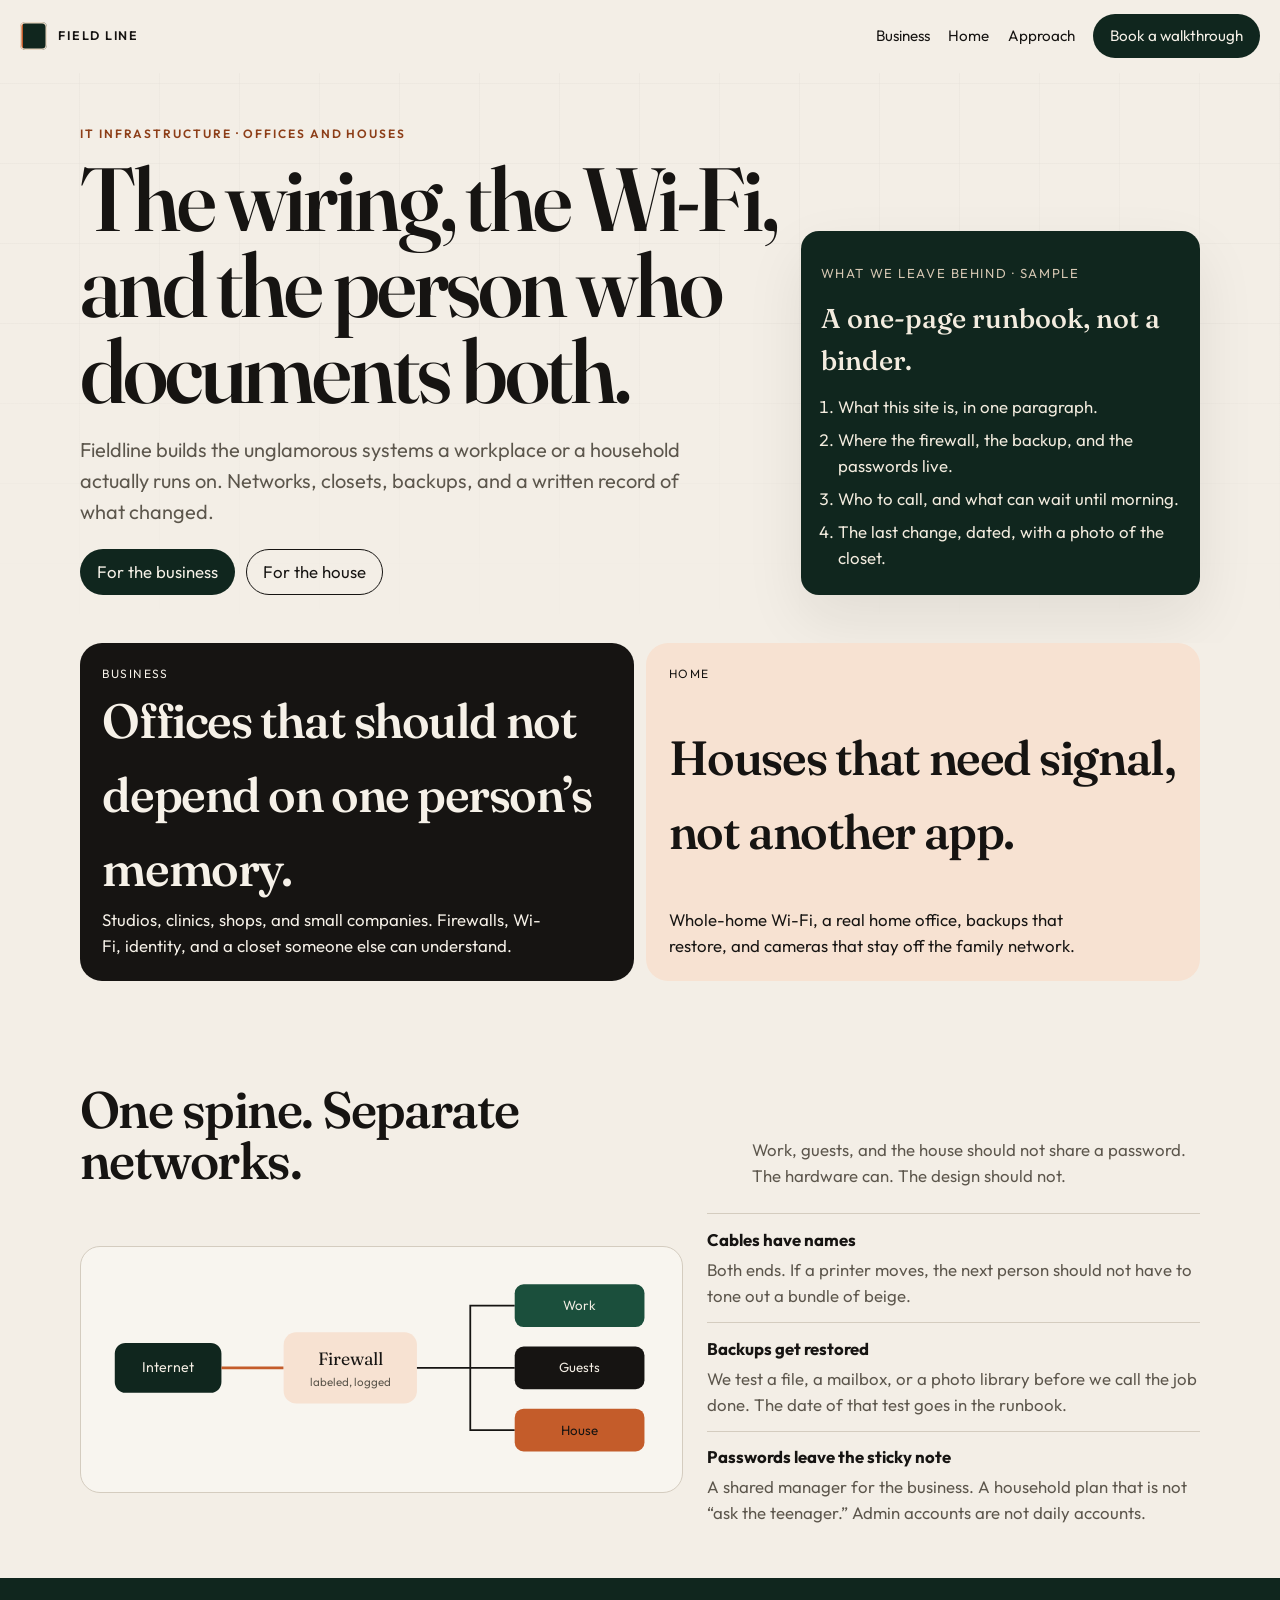
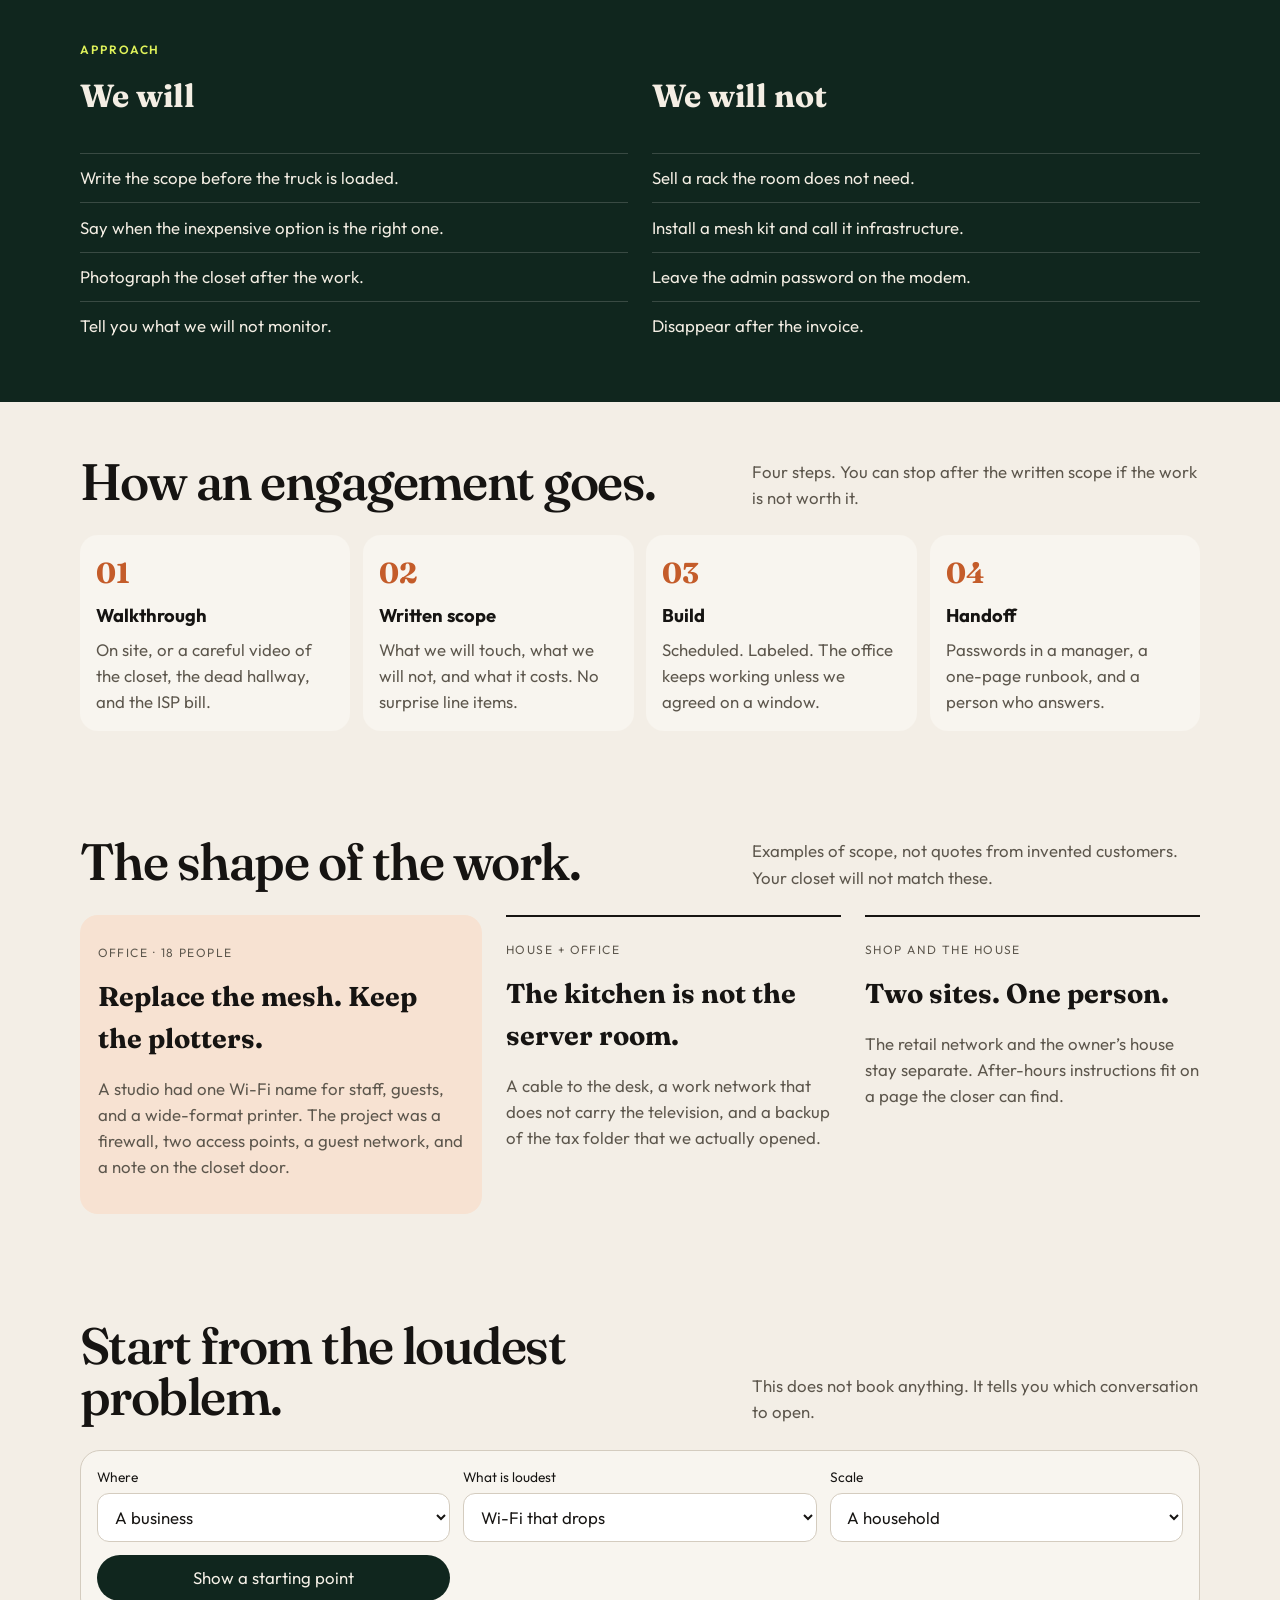
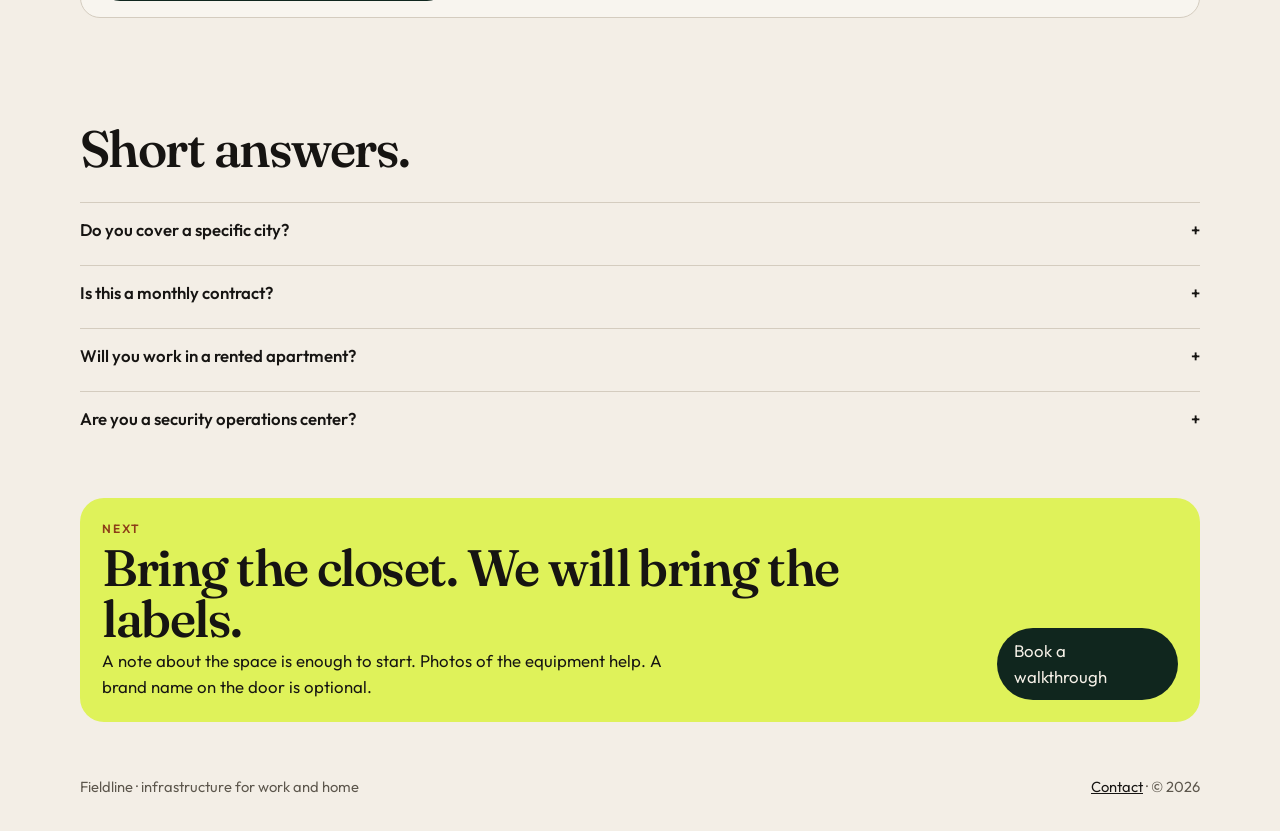
<file: index.html>
<!DOCTYPE html>
<html lang="en">
<head>
  <meta charset="utf-8">
  <meta name="viewport" content="width=device-width, initial-scale=1">
  <title>Fieldline — IT infrastructure for business and home</title>
  <meta name="description" content="Fieldline designs, installs, and looks after networks, Wi-Fi, backups, and the closets they live in. For offices and houses.">
  <meta name="theme-color" content="#f3eee6">
  <link rel="icon" href="/favicon.svg" type="image/svg+xml">
  <link rel="preconnect" href="https://fonts.googleapis.com">
  <link rel="preconnect" href="https://fonts.gstatic.com" crossorigin>
  <link href="https://fonts.googleapis.com/css2?family=Fraunces:opsz,wght@9..144,520;9..144,620&family=Outfit:wght@380;500;600&display=swap" rel="stylesheet">
  <link rel="stylesheet" href="/css/site.css">
</head>
<body>
  <a class="skip" href="#main">Skip to content</a>
  <header class="site-header">
    <a class="brand" href="/"><span class="brand-mark" aria-hidden="true"></span>FIELD LINE</a>
    <nav class="nav" aria-label="Primary">
      <button class="nav-toggle" type="button" aria-expanded="false" aria-controls="nav-links">Menu</button>
      <div class="nav-links" id="nav-links">
        <a href="/business.html">Business</a>
        <a href="/home.html">Home</a>
        <a href="/#approach">Approach</a>
        <a class="btn btn-primary" href="/contact.html">Book a walkthrough</a>
      </div>
    </nav>
  </header>
  <main id="main">
    <div class="hero">
      <div class="wrap hero-grid">
        <div>
          <p class="kicker">IT infrastructure · offices and houses</p>
          <h1 class="display">The wiring, the Wi-Fi, and the person who documents both.</h1>
          <p class="lede">Fieldline builds the unglamorous systems a workplace or a household actually runs on. Networks, closets, backups, and a written record of what changed.</p>
          <div class="hero-actions">
            <a class="btn btn-primary" href="/business.html">For the business</a>
            <a class="btn btn-ghost" href="/home.html">For the house</a>
          </div>
        </div>
        <aside class="runbook">
          <p class="meta">What we leave behind · sample</p>
          <h2>A one-page runbook, not a binder.</h2>
          <ol>
            <li>What this site is, in one paragraph.</li>
            <li>Where the firewall, the backup, and the passwords live.</li>
            <li>Who to call, and what can wait until morning.</li>
            <li>The last change, dated, with a photo of the closet.</li>
          </ol>
        </aside>
      </div>
    </div>

    <div class="wrap doors">
      <a class="door door-business" href="/business.html">
        <em>Business</em>
        <strong>Offices that should not depend on one person’s memory.</strong>
        <span>Studios, clinics, shops, and small companies. Firewalls, Wi-Fi, identity, and a closet someone else can understand.</span>
      </a>
      <a class="door door-home" href="/home.html">
        <em>Home</em>
        <strong>Houses that need signal, not another app.</strong>
        <span>Whole-home Wi-Fi, a real home office, backups that restore, and cameras that stay off the family network.</span>
      </a>
    </div>

    <section>
      <div class="wrap">
        <div class="section-head">
          <h2>One spine. Separate networks.</h2>
          <p>Work, guests, and the house should not share a password. The hardware can. The design should not.</p>
        </div>
        <div class="spine-layout">
          <div class="diagram">
            <svg viewBox="0 0 640 240" role="img" aria-labelledby="spineTitle">
              <title id="spineTitle">Internet into a firewall, then three separate networks for work, guests, and the house.</title>
              <rect x="20" y="90" width="120" height="56" rx="12" fill="#10261e"/>
              <text x="80" y="123" text-anchor="middle" fill="#f4eee4" font-family="Outfit, sans-serif" font-size="16">Internet</text>
              <path d="M140 118 H210" stroke="#c45c2a" stroke-width="3"/>
              <rect x="210" y="78" width="150" height="80" rx="14" fill="#f7e2d2"/>
              <text x="285" y="115" text-anchor="middle" fill="#161412" font-family="Fraunces, serif" font-size="20">Firewall</text>
              <text x="285" y="138" text-anchor="middle" fill="#5c564c" font-family="Outfit, sans-serif" font-size="13">labeled, logged</text>
              <path d="M360 118 H420" stroke="#161412" stroke-width="2"/>
              <path d="M420 118 V48 H470" stroke="#161412" stroke-width="2" fill="none"/>
              <path d="M420 118 H470" stroke="#161412" stroke-width="2"/>
              <path d="M420 118 V188 H470" stroke="#161412" stroke-width="2" fill="none"/>
              <rect x="470" y="24" width="146" height="48" rx="10" fill="#1b4f3c"/>
              <text x="543" y="53" text-anchor="middle" fill="#f4eee4" font-family="Outfit, sans-serif" font-size="15">Work</text>
              <rect x="470" y="94" width="146" height="48" rx="10" fill="#161412"/>
              <text x="543" y="123" text-anchor="middle" fill="#f4eee4" font-family="Outfit, sans-serif" font-size="15">Guests</text>
              <rect x="470" y="164" width="146" height="48" rx="10" fill="#c45c2a"/>
              <text x="543" y="193" text-anchor="middle" fill="#161412" font-family="Outfit, sans-serif" font-size="15">House</text>
            </svg>
          </div>
          <div class="practices">
            <article class="practice">
              <h3>Cables have names</h3>
              <p>Both ends. If a printer moves, the next person should not have to tone out a bundle of beige.</p>
            </article>
            <article class="practice">
              <h3>Backups get restored</h3>
              <p>We test a file, a mailbox, or a photo library before we call the job done. The date of that test goes in the runbook.</p>
            </article>
            <article class="practice">
              <h3>Passwords leave the sticky note</h3>
              <p>A shared manager for the business. A household plan that is not “ask the teenager.” Admin accounts are not daily accounts.</p>
            </article>
          </div>
        </div>
      </div>
    </section>

    <section class="band" id="approach">
      <div class="wrap">
        <p class="kicker">Approach</p>
        <div class="rules">
          <article>
            <h3>We will</h3>
            <ul>
              <li>Write the scope before the truck is loaded.</li>
              <li>Say when the inexpensive option is the right one.</li>
              <li>Photograph the closet after the work.</li>
              <li>Tell you what we will not monitor.</li>
            </ul>
          </article>
          <article>
            <h3>We will not</h3>
            <ul>
              <li>Sell a rack the room does not need.</li>
              <li>Install a mesh kit and call it infrastructure.</li>
              <li>Leave the admin password on the modem.</li>
              <li>Disappear after the invoice.</li>
            </ul>
          </article>
        </div>
      </div>
    </section>

    <section>
      <div class="wrap">
        <div class="section-head">
          <h2>How an engagement goes.</h2>
          <p>Four steps. You can stop after the written scope if the work is not worth it.</p>
        </div>
        <div class="steps">
          <article class="step"><b>01</b><h3>Walkthrough</h3><p>On site, or a careful video of the closet, the dead hallway, and the ISP bill.</p></article>
          <article class="step"><b>02</b><h3>Written scope</h3><p>What we will touch, what we will not, and what it costs. No surprise line items.</p></article>
          <article class="step"><b>03</b><h3>Build</h3><p>Scheduled. Labeled. The office keeps working unless we agreed on a window.</p></article>
          <article class="step"><b>04</b><h3>Handoff</h3><p>Passwords in a manager, a one-page runbook, and a person who answers.</p></article>
        </div>
      </div>
    </section>

    <section>
      <div class="wrap">
        <div class="section-head">
          <h2>The shape of the work.</h2>
          <p>Examples of scope, not quotes from invented customers. Your closet will not match these.</p>
        </div>
        <div class="example-grid">
          <article class="example feature">
            <p class="tag">Office · 18 people</p>
            <h3>Replace the mesh. Keep the plotters.</h3>
            <p>A studio had one Wi-Fi name for staff, guests, and a wide-format printer. The project was a firewall, two access points, a guest network, and a note on the closet door.</p>
          </article>
          <article class="example">
            <p class="tag">House + office</p>
            <h3>The kitchen is not the server room.</h3>
            <p>A cable to the desk, a work network that does not carry the television, and a backup of the tax folder that we actually opened.</p>
          </article>
          <article class="example">
            <p class="tag">Shop and the house</p>
            <h3>Two sites. One person.</h3>
            <p>The retail network and the owner’s house stay separate. After-hours instructions fit on a page the closer can find.</p>
          </article>
        </div>
      </div>
    </section>

    <section>
      <div class="wrap">
        <div class="section-head">
          <h2>Start from the loudest problem.</h2>
          <p>This does not book anything. It tells you which conversation to open.</p>
        </div>
        <form id="planner" class="planner">
          <div>
            <label for="where">Where</label>
            <select id="where" name="where">
              <option value="business">A business</option>
              <option value="home">A house</option>
              <option value="both">Both</option>
            </select>
          </div>
          <div>
            <label for="pain">What is loudest</label>
            <select id="pain" name="pain">
              <option value="wifi">Wi-Fi that drops</option>
              <option value="outage">Things fall over</option>
              <option value="backup">Backup worry</option>
              <option value="newspace">A new or remodeled space</option>
              <option value="security">Security feels loose</option>
              <option value="unsure">Not sure</option>
            </select>
          </div>
          <div>
            <label for="size">Scale</label>
            <select id="size" name="size">
              <option value="house">A household</option>
              <option value="house-office">House with a home office</option>
              <option value="small">Under 15 people</option>
              <option value="mid">15 to 50 people</option>
              <option value="large">Bigger than that</option>
            </select>
          </div>
          <div class="plan-out" id="plan-out" hidden>
            <p></p>
            <a class="btn btn-signal" href="/contact.html">Continue to the form</a>
          </div>
          <button class="btn btn-primary" type="submit">Show a starting point</button>
        </form>
      </div>
    </section>

    <section>
      <div class="wrap">
        <div class="section-head">
          <h2>Short answers.</h2>
        </div>
        <div class="faq">
          <div class="item">
            <button type="button" aria-expanded="false">Do you cover a specific city?<span aria-hidden="true">+</span></button>
            <div class="answer">Installs happen where we can drive. Care for systems we already know can be remote. Tell us the town in the form and we will say plainly if the drive makes sense.</div>
          </div>
          <div class="item">
            <button type="button" aria-expanded="false">Is this a monthly contract?<span aria-hidden="true">+</span></button>
            <div class="answer">Not by default. Many jobs are a project with a written scope. A care plan is for a network we would be willing to watch, after it is documented.</div>
          </div>
          <div class="item">
            <button type="button" aria-expanded="false">Will you work in a rented apartment?<span aria-hidden="true">+</span></button>
            <div class="answer">Yes, without opening walls. Placement, a better access point, a wired desk if a jack exists, and a backup that does not need a closet full of gear.</div>
          </div>
          <div class="item">
            <button type="button" aria-expanded="false">Are you a security operations center?<span aria-hidden="true">+</span></button>
            <div class="answer">No. We set a sensible baseline and we do not pretend to staff a night shift. If you need a 24-hour security team, we will say so.</div>
          </div>
        </div>
      </div>
    </section>

    <div class="wrap" style="padding-bottom:2rem">
      <div class="closer">
        <div>
          <p class="kicker">Next</p>
          <h2>Bring the closet. We will bring the labels.</h2>
          <p>A note about the space is enough to start. Photos of the equipment help. A brand name on the door is optional.</p>
        </div>
        <a class="btn btn-primary" href="/contact.html">Book a walkthrough</a>
      </div>
    </div>
  </main>
  <footer class="wrap site-footer">
    <div>Fieldline · infrastructure for work and home</div>
    <div><a href="/contact.html">Contact</a> · © 2026</div>
  </footer>
  <script src="/js/site.js"></script>
</body>
</html>
</file>
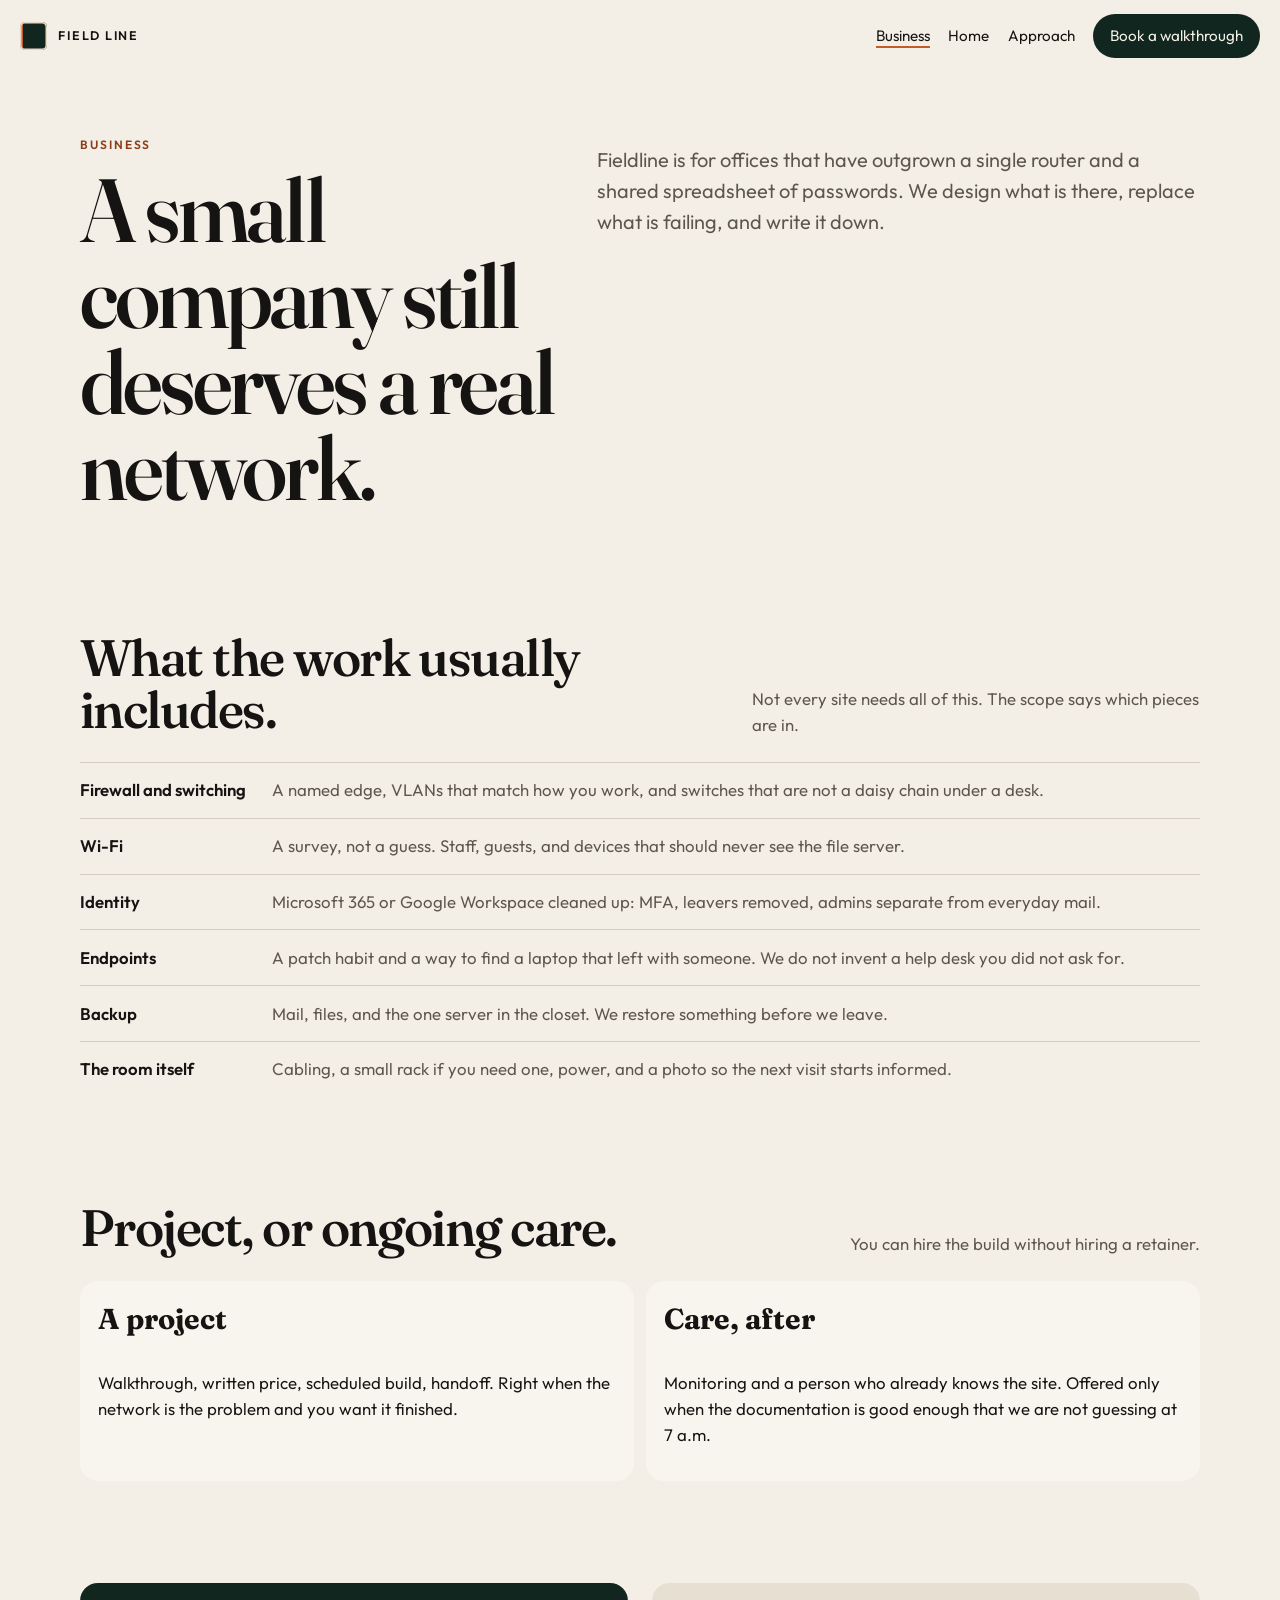
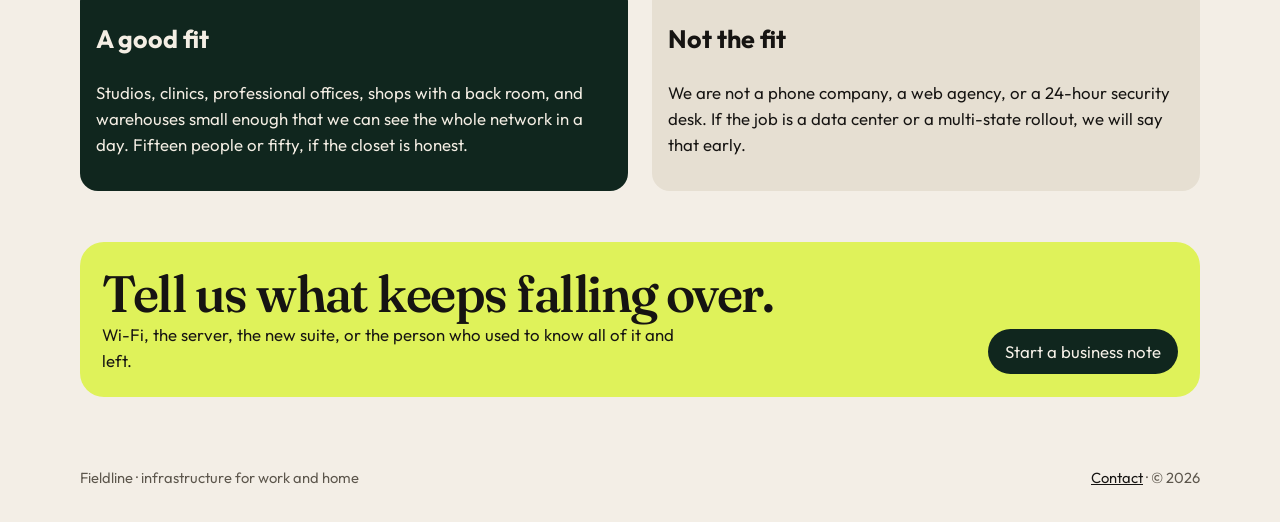
<file: business.html>
<!DOCTYPE html>
<html lang="en">
<head>
  <meta charset="utf-8">
  <meta name="viewport" content="width=device-width, initial-scale=1">
  <title>Business infrastructure — Fieldline</title>
  <meta name="description" content="Networks, Wi-Fi, identity, backup, and closets for studios, clinics, shops, and small companies.">
  <meta name="theme-color" content="#f3eee6">
  <link rel="icon" href="/favicon.svg" type="image/svg+xml">
  <link rel="preconnect" href="https://fonts.googleapis.com">
  <link rel="preconnect" href="https://fonts.gstatic.com" crossorigin>
  <link href="https://fonts.googleapis.com/css2?family=Fraunces:opsz,wght@9..144,520;9..144,620&family=Outfit:wght@380;500;600&display=swap" rel="stylesheet">
  <link rel="stylesheet" href="/css/site.css">
</head>
<body>
  <a class="skip" href="#main">Skip to content</a>
  <header class="site-header">
    <a class="brand" href="/"><span class="brand-mark" aria-hidden="true"></span>FIELD LINE</a>
    <nav class="nav" aria-label="Primary">
      <button class="nav-toggle" type="button" aria-expanded="false" aria-controls="nav-links">Menu</button>
      <div class="nav-links" id="nav-links">
        <a href="/business.html" aria-current="page">Business</a>
        <a href="/home.html">Home</a>
        <a href="/#approach">Approach</a>
        <a class="btn btn-primary" href="/contact.html">Book a walkthrough</a>
      </div>
    </nav>
  </header>
  <main id="main">
    <section>
      <div class="wrap split">
        <div>
          <p class="kicker">Business</p>
          <h1 class="display">A small company still deserves a real network.</h1>
        </div>
        <p class="lede">Fieldline is for offices that have outgrown a single router and a shared spreadsheet of passwords. We design what is there, replace what is failing, and write it down.</p>
      </div>
    </section>
    <section>
      <div class="wrap">
        <div class="section-head">
          <h2>What the work usually includes.</h2>
          <p>Not every site needs all of this. The scope says which pieces are in.</p>
        </div>
        <dl class="defs">
          <div><dt>Firewall and switching</dt><dd>A named edge, VLANs that match how you work, and switches that are not a daisy chain under a desk.</dd></div>
          <div><dt>Wi-Fi</dt><dd>A survey, not a guess. Staff, guests, and devices that should never see the file server.</dd></div>
          <div><dt>Identity</dt><dd>Microsoft 365 or Google Workspace cleaned up: MFA, leavers removed, admins separate from everyday mail.</dd></div>
          <div><dt>Endpoints</dt><dd>A patch habit and a way to find a laptop that left with someone. We do not invent a help desk you did not ask for.</dd></div>
          <div><dt>Backup</dt><dd>Mail, files, and the one server in the closet. We restore something before we leave.</dd></div>
          <div><dt>The room itself</dt><dd>Cabling, a small rack if you need one, power, and a photo so the next visit starts informed.</dd></div>
        </dl>
      </div>
    </section>
    <section>
      <div class="wrap">
        <div class="section-head">
          <h2>Project, or ongoing care.</h2>
          <p>You can hire the build without hiring a retainer.</p>
        </div>
        <div class="compare">
          <article>
            <h3>A project</h3>
            <p>Walkthrough, written price, scheduled build, handoff. Right when the network is the problem and you want it finished.</p>
          </article>
          <article>
            <h3>Care, after</h3>
            <p>Monitoring and a person who already knows the site. Offered only when the documentation is good enough that we are not guessing at 7 a.m.</p>
          </article>
        </div>
      </div>
    </section>
    <section>
      <div class="wrap fit">
        <article class="yes">
          <h2>A good fit</h2>
          <p>Studios, clinics, professional offices, shops with a back room, and warehouses small enough that we can see the whole network in a day. Fifteen people or fifty, if the closet is honest.</p>
        </article>
        <article class="no">
          <h2>Not the fit</h2>
          <p>We are not a phone company, a web agency, or a 24-hour security desk. If the job is a data center or a multi-state rollout, we will say that early.</p>
        </article>
      </div>
    </section>
    <div class="wrap" style="padding-bottom:3rem">
      <div class="closer">
        <div>
          <h2>Tell us what keeps falling over.</h2>
          <p>Wi-Fi, the server, the new suite, or the person who used to know all of it and left.</p>
        </div>
        <a class="btn btn-primary" href="/contact.html?where=business">Start a business note</a>
      </div>
    </div>
  </main>
  <footer class="wrap site-footer">
    <div>Fieldline · infrastructure for work and home</div>
    <div><a href="/contact.html">Contact</a> · © 2026</div>
  </footer>
  <script src="/js/site.js"></script>
</body>
</html>
</file>
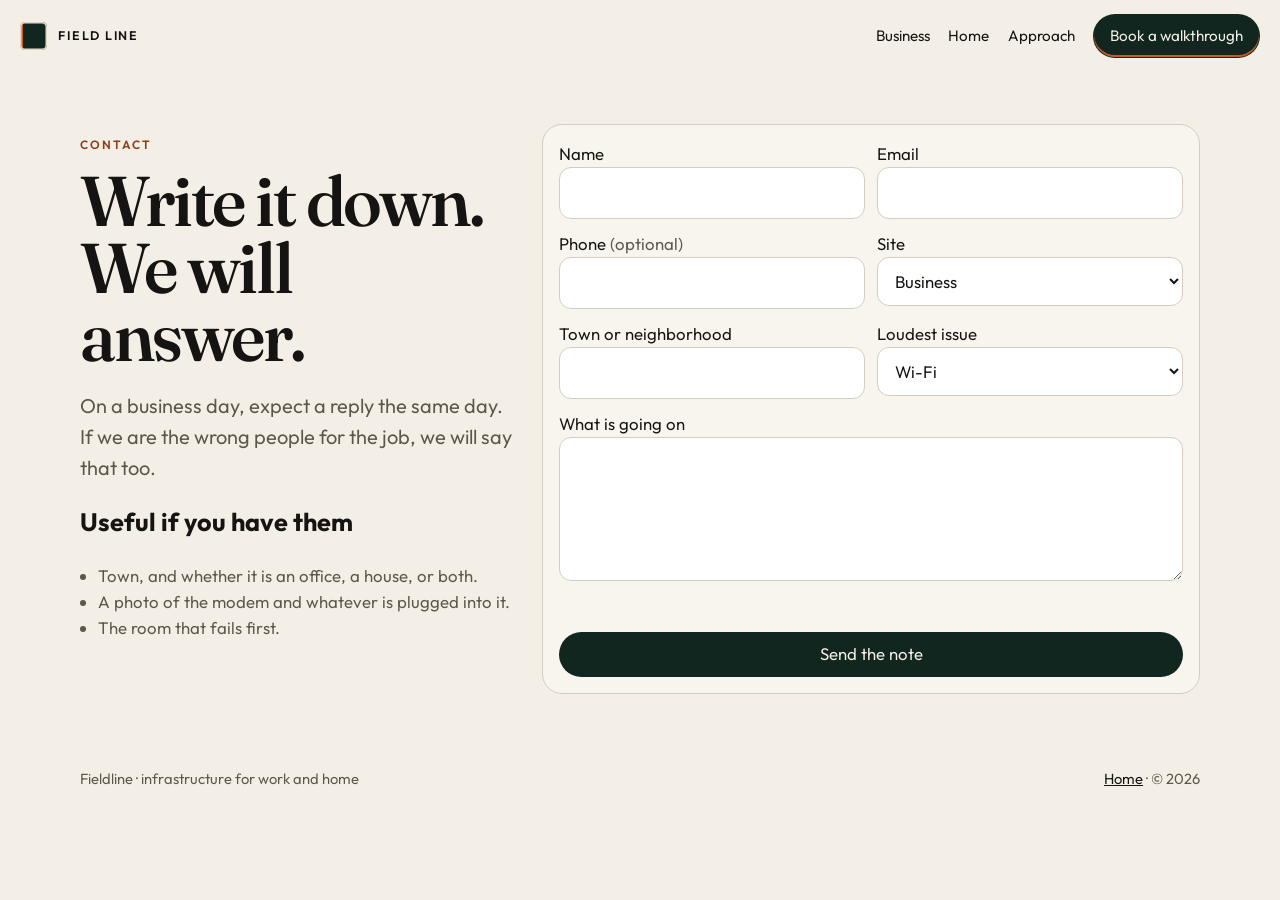
<file: contact.html>
<!DOCTYPE html>
<html lang="en">
<head>
  <meta charset="utf-8">
  <meta name="viewport" content="width=device-width, initial-scale=1">
  <title>Book a walkthrough — Fieldline</title>
  <meta name="description" content="Tell Fieldline about the office, the house, or both. We reply on business days.">
  <meta name="theme-color" content="#f3eee6">
  <link rel="icon" href="/favicon.svg" type="image/svg+xml">
  <link rel="preconnect" href="https://fonts.googleapis.com">
  <link rel="preconnect" href="https://fonts.gstatic.com" crossorigin>
  <link href="https://fonts.googleapis.com/css2?family=Fraunces:opsz,wght@9..144,520;9..144,620&family=Outfit:wght@380;500;600&display=swap" rel="stylesheet">
  <link rel="stylesheet" href="/css/site.css">
</head>
<body>
  <a class="skip" href="#main">Skip to content</a>
  <header class="site-header">
    <a class="brand" href="/"><span class="brand-mark" aria-hidden="true"></span>FIELD LINE</a>
    <nav class="nav" aria-label="Primary">
      <button class="nav-toggle" type="button" aria-expanded="false" aria-controls="nav-links">Menu</button>
      <div class="nav-links" id="nav-links">
        <a href="/business.html">Business</a>
        <a href="/home.html">Home</a>
        <a href="/#approach">Approach</a>
        <a class="btn btn-primary" href="/contact.html" aria-current="page">Book a walkthrough</a>
      </div>
    </nav>
  </header>
  <main id="main">
    <section>
      <div class="wrap contact-grid">
        <div>
          <p class="kicker">Contact</p>
          <h1 class="display" style="font-size:clamp(2.6rem,6vw,4.4rem)">Write it down. We will answer.</h1>
          <p class="lede">On a business day, expect a reply the same day. If we are the wrong people for the job, we will say that too.</p>
          <h2>Useful if you have them</h2>
          <ul class="checklist">
            <li>Town, and whether it is an office, a house, or both.</li>
            <li>A photo of the modem and whatever is plugged into it.</li>
            <li>The room that fails first.</li>
          </ul>
        </div>
        <form class="form" name="consultation" method="POST" action="/thanks.html" data-netlify="true" netlify-honeypot="bot-field">
          <input type="hidden" name="form-name" value="consultation">
          <p class="hp"><label>Leave this empty <input name="bot-field"></label></p>
          <div class="row">
            <div class="field"><label for="name">Name</label><input id="name" name="name" autocomplete="name" required></div>
            <div class="field"><label for="email">Email</label><input id="email" name="email" type="email" autocomplete="email" required></div>
          </div>
          <div class="row">
            <div class="field"><label for="phone">Phone <span style="color:#5c564c">(optional)</span></label><input id="phone" name="phone" autocomplete="tel"></div>
            <div class="field">
              <label for="site-where">Site</label>
              <select id="site-where" name="where">
                <option value="business">Business</option>
                <option value="home">Home</option>
                <option value="both">Both</option>
              </select>
            </div>
          </div>
          <div class="row">
            <div class="field"><label for="town">Town or neighborhood</label><input id="town" name="town" required></div>
            <div class="field">
              <label for="site-pain">Loudest issue</label>
              <select id="site-pain" name="pain">
                <option value="wifi">Wi-Fi</option>
                <option value="outage">Outages</option>
                <option value="backup">Backup</option>
                <option value="newspace">New space</option>
                <option value="security">Security</option>
                <option value="unsure">Not sure</option>
              </select>
            </div>
          </div>
          <div class="field"><label for="message">What is going on</label><textarea id="message" name="message" required></textarea></div>
          <p class="error" role="alert"></p>
          <button class="btn btn-primary" type="submit">Send the note</button>
        </form>
      </div>
    </section>
  </main>
  <footer class="wrap site-footer">
    <div>Fieldline · infrastructure for work and home</div>
    <div><a href="/">Home</a> · © 2026</div>
  </footer>
  <script src="/js/site.js"></script>
</body>
</html>
</file>
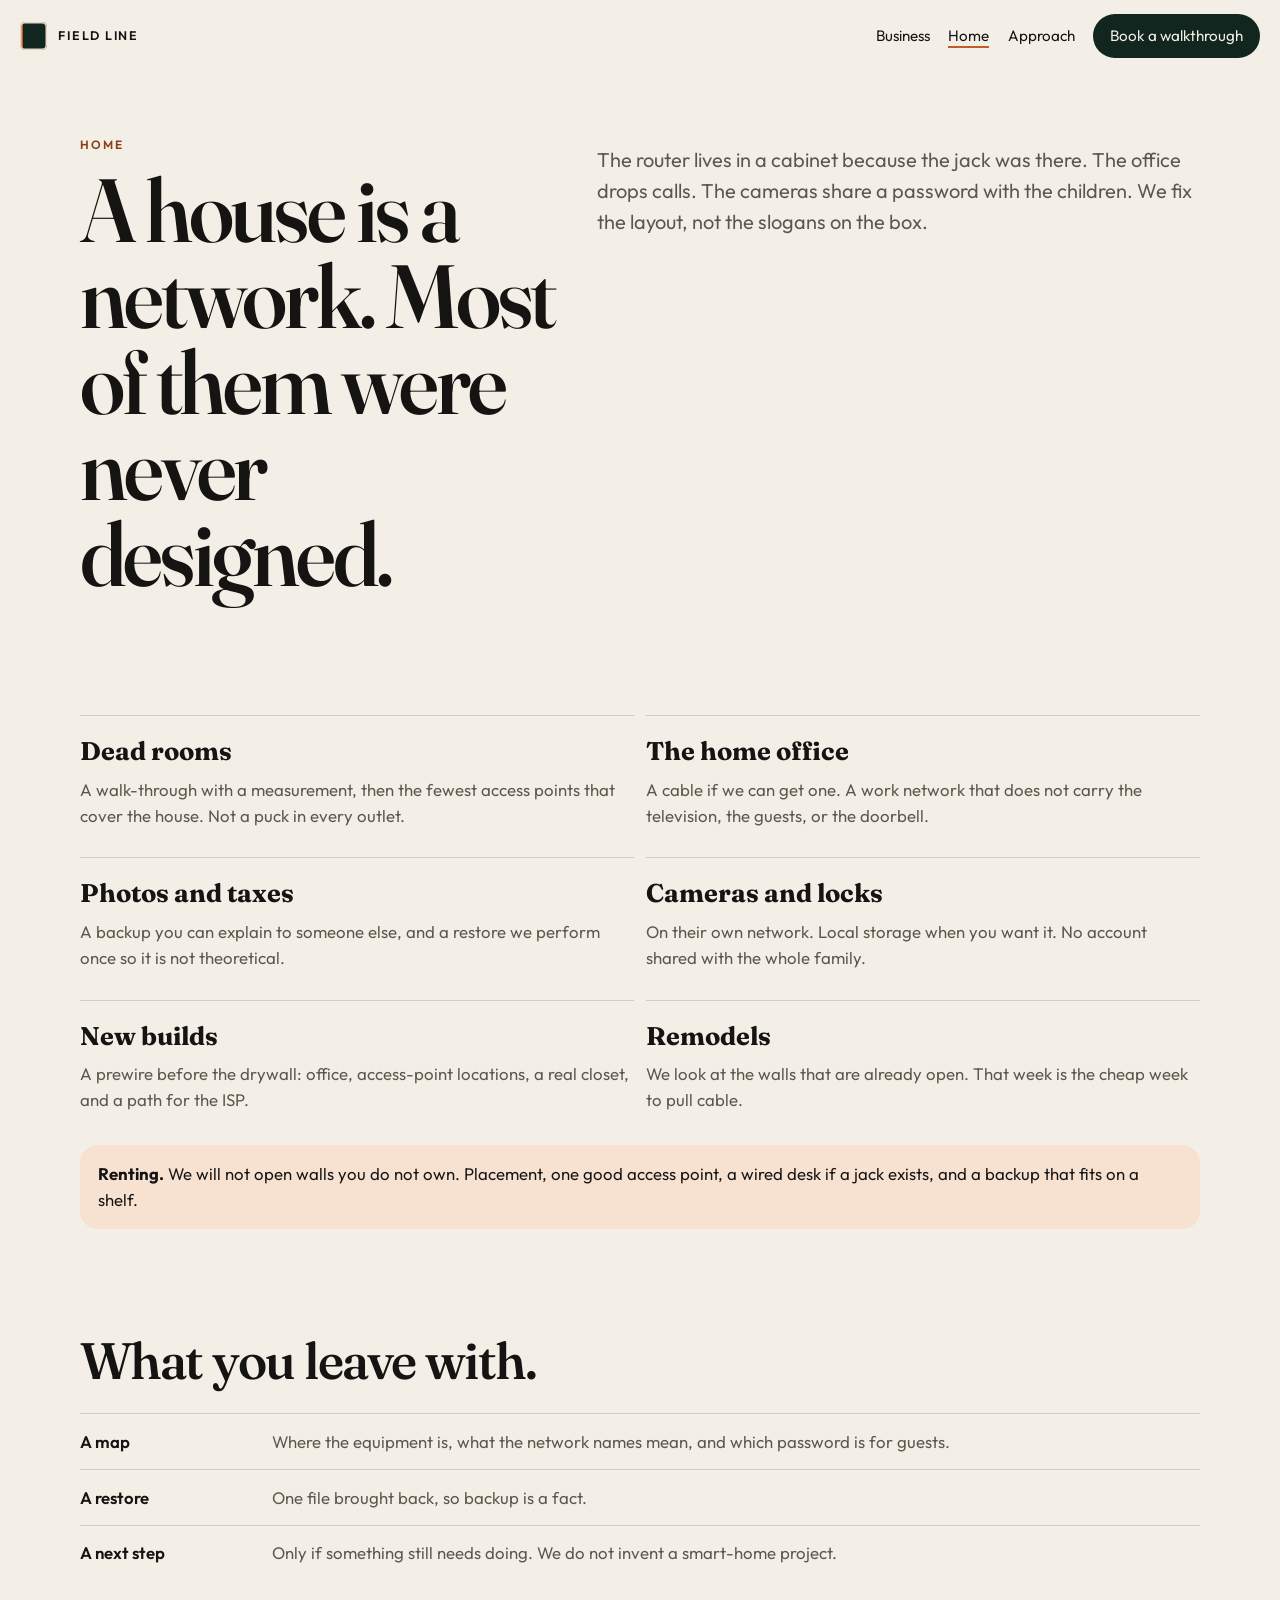
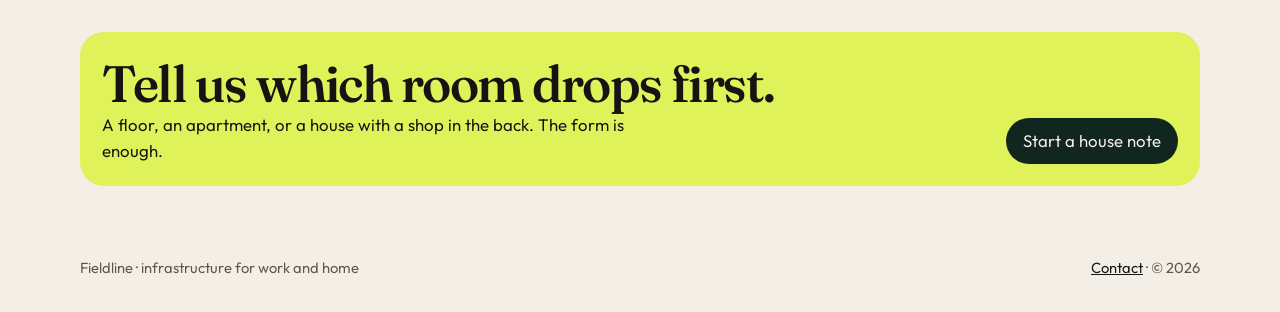
<file: home.html>
<!DOCTYPE html>
<html lang="en">
<head>
  <meta charset="utf-8">
  <meta name="viewport" content="width=device-width, initial-scale=1">
  <title>Home infrastructure — Fieldline</title>
  <meta name="description" content="Whole-home Wi-Fi, home offices, backups, and low-voltage work that stays understandable.">
  <meta name="theme-color" content="#f3eee6">
  <link rel="icon" href="/favicon.svg" type="image/svg+xml">
  <link rel="preconnect" href="https://fonts.googleapis.com">
  <link rel="preconnect" href="https://fonts.gstatic.com" crossorigin>
  <link href="https://fonts.googleapis.com/css2?family=Fraunces:opsz,wght@9..144,520;9..144,620&family=Outfit:wght@380;500;600&display=swap" rel="stylesheet">
  <link rel="stylesheet" href="/css/site.css">
</head>
<body>
  <a class="skip" href="#main">Skip to content</a>
  <header class="site-header">
    <a class="brand" href="/"><span class="brand-mark" aria-hidden="true"></span>FIELD LINE</a>
    <nav class="nav" aria-label="Primary">
      <button class="nav-toggle" type="button" aria-expanded="false" aria-controls="nav-links">Menu</button>
      <div class="nav-links" id="nav-links">
        <a href="/business.html">Business</a>
        <a href="/home.html" aria-current="page">Home</a>
        <a href="/#approach">Approach</a>
        <a class="btn btn-primary" href="/contact.html">Book a walkthrough</a>
      </div>
    </nav>
  </header>
  <main id="main">
    <section>
      <div class="wrap split">
        <div>
          <p class="kicker">Home</p>
          <h1 class="display">A house is a network. Most of them were never designed.</h1>
        </div>
        <p class="lede">The router lives in a cabinet because the jack was there. The office drops calls. The cameras share a password with the children. We fix the layout, not the slogans on the box.</p>
      </div>
    </section>
    <section>
      <div class="wrap">
        <div class="situations">
          <article class="situation"><h3>Dead rooms</h3><p>A walk-through with a measurement, then the fewest access points that cover the house. Not a puck in every outlet.</p></article>
          <article class="situation"><h3>The home office</h3><p>A cable if we can get one. A work network that does not carry the television, the guests, or the doorbell.</p></article>
          <article class="situation"><h3>Photos and taxes</h3><p>A backup you can explain to someone else, and a restore we perform once so it is not theoretical.</p></article>
          <article class="situation"><h3>Cameras and locks</h3><p>On their own network. Local storage when you want it. No account shared with the whole family.</p></article>
          <article class="situation"><h3>New builds</h3><p>A prewire before the drywall: office, access-point locations, a real closet, and a path for the ISP.</p></article>
          <article class="situation"><h3>Remodels</h3><p>We look at the walls that are already open. That week is the cheap week to pull cable.</p></article>
        </div>
        <aside class="note">
          <strong>Renting.</strong> We will not open walls you do not own. Placement, one good access point, a wired desk if a jack exists, and a backup that fits on a shelf.
        </aside>
      </div>
    </section>
    <section>
      <div class="wrap">
        <div class="section-head">
          <h2>What you leave with.</h2>
        </div>
        <dl class="defs">
          <div><dt>A map</dt><dd>Where the equipment is, what the network names mean, and which password is for guests.</dd></div>
          <div><dt>A restore</dt><dd>One file brought back, so backup is a fact.</dd></div>
          <div><dt>A next step</dt><dd>Only if something still needs doing. We do not invent a smart-home project.</dd></div>
        </dl>
      </div>
    </section>
    <div class="wrap" style="padding-bottom:3rem">
      <div class="closer">
        <div>
          <h2>Tell us which room drops first.</h2>
          <p>A floor, an apartment, or a house with a shop in the back. The form is enough.</p>
        </div>
        <a class="btn btn-primary" href="/contact.html?where=home">Start a house note</a>
      </div>
    </div>
  </main>
  <footer class="wrap site-footer">
    <div>Fieldline · infrastructure for work and home</div>
    <div><a href="/contact.html">Contact</a> · © 2026</div>
  </footer>
  <script src="/js/site.js"></script>
</body>
</html>
</file>
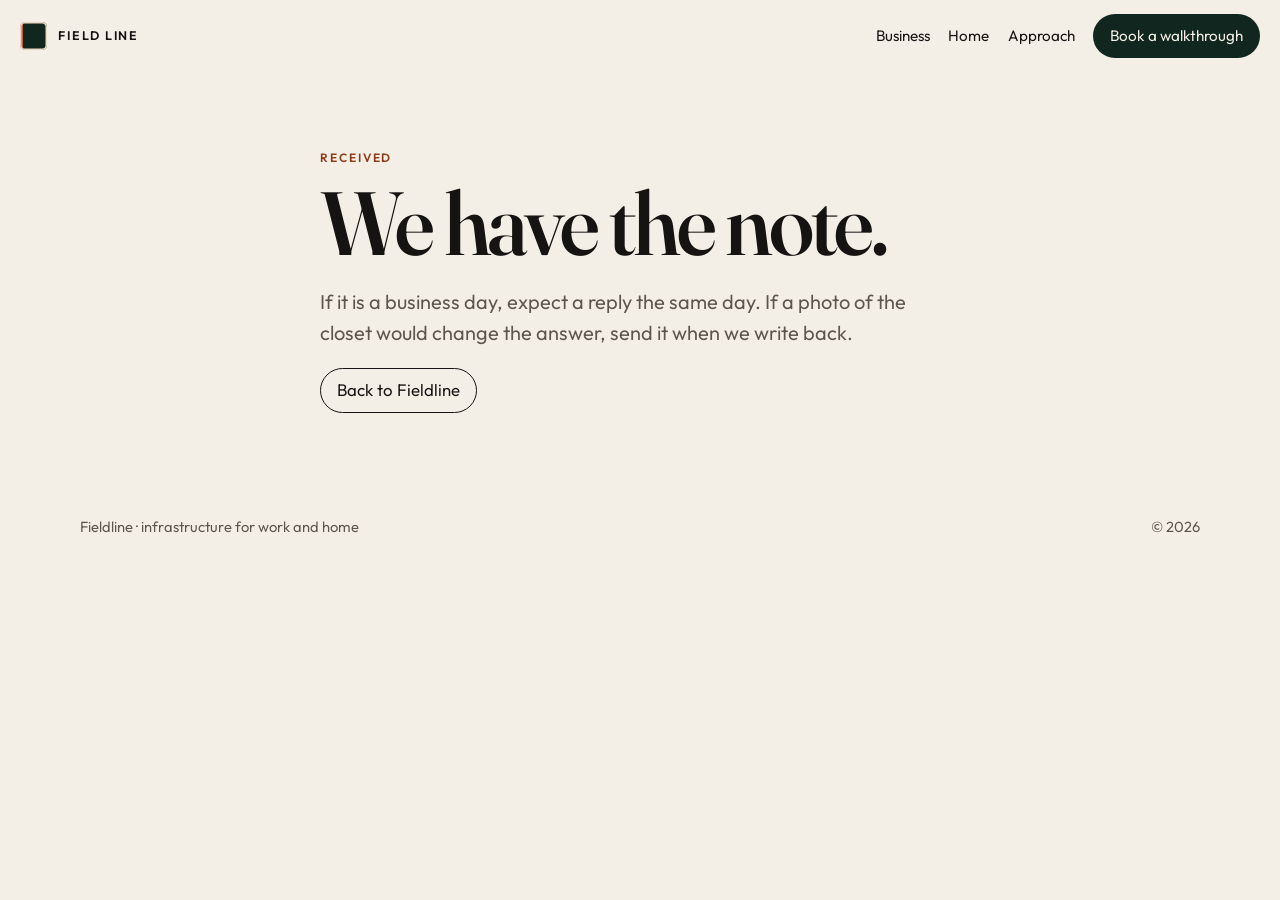
<file: thanks.html>
<!DOCTYPE html>
<html lang="en">
<head>
  <meta charset="utf-8">
  <meta name="viewport" content="width=device-width, initial-scale=1">
  <title>Note received — Fieldline</title>
  <meta name="theme-color" content="#f3eee6">
  <link rel="icon" href="/favicon.svg" type="image/svg+xml">
  <link rel="preconnect" href="https://fonts.googleapis.com">
  <link rel="preconnect" href="https://fonts.gstatic.com" crossorigin>
  <link href="https://fonts.googleapis.com/css2?family=Fraunces:opsz,wght@9..144,520;9..144,620&family=Outfit:wght@380;500;600&display=swap" rel="stylesheet">
  <link rel="stylesheet" href="/css/site.css">
</head>
<body>
  <a class="skip" href="#main">Skip to content</a>
  <header class="site-header">
    <a class="brand" href="/"><span class="brand-mark" aria-hidden="true"></span>FIELD LINE</a>
    <nav class="nav" aria-label="Primary">
      <button class="nav-toggle" type="button" aria-expanded="false" aria-controls="nav-links">Menu</button>
      <div class="nav-links" id="nav-links">
        <a href="/business.html">Business</a>
        <a href="/home.html">Home</a>
        <a href="/#approach">Approach</a>
        <a class="btn btn-primary" href="/contact.html">Book a walkthrough</a>
      </div>
    </nav>
  </header>
  <main id="main" class="wrap thanks">
    <p class="kicker">Received</p>
    <h1 class="display">We have the note.</h1>
    <p class="lede">If it is a business day, expect a reply the same day. If a photo of the closet would change the answer, send it when we write back.</p>
    <a class="btn btn-ghost" href="/">Back to Fieldline</a>
  </main>
  <footer class="wrap site-footer">
    <div>Fieldline · infrastructure for work and home</div>
    <div>© 2026</div>
  </footer>
  <script src="/js/site.js"></script>
</body>
</html>
</file>
<file: css/site.css>
:root {
  --paper: #f3eee6;
  --paper-2: #e6dfd2;
  --foam: #f8f5ef;
  --ink: #161412;
  --muted: #5c564c;
  --line: #d4ccbf;
  --moss: #1b4f3c;
  --moss-deep: #10261e;
  --copper: #c45c2a;
  --copper-deep: #8d3e18;
  --signal: #dff25a;
  --shadow: 0 24px 60px rgba(22, 20, 18, 0.08);
  --serif: "Fraunces", "Iowan Old Style", Georgia, serif;
  --sans: "Outfit", "Avenir Next", "Segoe UI", sans-serif;
  --max: 1120px;
}

* { box-sizing: border-box; }
html { scroll-behavior: smooth; }
body {
  margin: 0;
  background: var(--paper);
  color: var(--ink);
  font-family: var(--sans);
  font-size: 1.05rem;
  line-height: 1.55;
  font-weight: 380;
}
img, svg { max-width: 100%; display: block; }
a { color: inherit; }
button, input, select, textarea { font: inherit; color: inherit; }
.skip {
  position: absolute; left: 1rem; top: -4rem;
  background: var(--ink); color: var(--paper); padding: 0.6rem 0.8rem; z-index: 10;
}
.skip:focus { top: 1rem; }

.site-header {
  position: sticky; top: 0; z-index: 5;
  display: flex; align-items: center; justify-content: space-between; gap: 1rem;
  padding: 0.85rem 1.25rem;
  background: rgba(243, 238, 230, 0.9);
  backdrop-filter: blur(14px);
  border-bottom: 1px solid transparent;
}
.brand {
  display: flex; align-items: center; gap: 0.7rem;
  text-decoration: none; letter-spacing: 0.14em;
  font-size: 0.78rem; font-weight: 600;
}
.brand-mark {
  width: 1.7rem; height: 1.7rem; border-radius: 5px;
  background:
    linear-gradient(var(--copper), var(--copper)) 0 0 / 3px 100% no-repeat,
    var(--moss-deep);
  box-shadow: inset 0 0 0 1.5px #e7d7c3;
}
.nav { display: flex; align-items: center; gap: 1.25rem; }
.nav-links { display: flex; align-items: center; gap: 1.15rem; }
.nav-links a { text-decoration: none; font-size: 0.95rem; }
.nav-links a[aria-current="page"] { box-shadow: inset 0 -2px 0 var(--copper); }
.nav-toggle {
  display: none; border: 1px solid var(--line); background: transparent;
  padding: 0.45rem 0.7rem; border-radius: 999px; cursor: pointer;
}
.btn {
  display: inline-flex; align-items: center; justify-content: center;
  min-height: 2.8rem; padding: 0.55rem 1rem;
  border-radius: 999px; text-decoration: none; border: 1px solid transparent;
  cursor: pointer;
}
.btn-primary { background: var(--moss-deep); color: #f6f1e8; }
.btn-primary:hover { background: var(--moss); }
.btn-ghost { border-color: var(--ink); background: transparent; }
.btn-ghost:hover { background: var(--ink); color: var(--paper); }
.btn-signal { background: var(--signal); color: var(--ink); }

.wrap { width: min(var(--max), calc(100% - 2.4rem)); margin: 0 auto; }
.kicker {
  letter-spacing: 0.16em; text-transform: uppercase;
  font-size: 0.75rem; font-weight: 600; color: var(--copper-deep);
}
.display {
  font-family: var(--serif); font-weight: 560; letter-spacing: -0.035em;
  line-height: 0.96; font-size: clamp(3.1rem, 7vw, 6.4rem); margin: 0.35rem 0 1rem;
}
.lede { font-size: 1.25rem; max-width: 38rem; color: var(--muted); }

.hero { padding: 2.5rem 0 3rem; position: relative; overflow: hidden; }
.hero::before {
  content: ""; position: absolute; inset: 0;
  background:
    repeating-linear-gradient(90deg, transparent, transparent 79px, rgba(22,20,18,0.045) 80px),
    repeating-linear-gradient(0deg, transparent, transparent 79px, rgba(22,20,18,0.045) 80px);
  mask-image: linear-gradient(180deg, #000 40%, transparent);
  pointer-events: none;
}
.hero-grid, .split, .rules, .example-grid, .contact-grid, .fit {
  position: relative; display: grid; gap: 1.5rem;
}
.hero-grid { grid-template-columns: 1.4fr 0.8fr; align-items: end; }
.hero-actions { display: flex; flex-wrap: wrap; gap: 0.7rem; margin-top: 1.4rem; }

.runbook {
  background: var(--moss-deep); color: #f3ecdf;
  padding: 1.2rem 1.2rem 1rem; border-radius: 18px;
  box-shadow: var(--shadow);
}
.runbook h2 { font-family: var(--serif); font-weight: 520; font-size: 1.7rem; margin: 0.3rem 0 0.8rem; }
.runbook ol { margin: 0; padding-left: 1.1rem; }
.runbook li { margin: 0.45rem 0; }
.runbook .meta { color: #d7c8b4; font-size: 0.82rem; letter-spacing: 0.12em; text-transform: uppercase; }

.doors { display: grid; grid-template-columns: 1fr 1fr; gap: 0.8rem; padding-bottom: 3rem; }
.door {
  min-height: 16rem; padding: 1.4rem; border-radius: 22px;
  text-decoration: none; display: flex; flex-direction: column; justify-content: space-between;
}
.door strong { font-family: var(--serif); font-size: clamp(2rem, 4vw, 3rem); font-weight: 560; letter-spacing: -0.03em; }
.door span { max-width: 28rem; }
.door-business { background: var(--ink); color: #f6f1e8; }
.door-home { background: #f7e2d2; color: var(--ink); }
.door em { font-style: normal; letter-spacing: 0.12em; text-transform: uppercase; font-size: 0.75rem; }

section { padding: 3.2rem 0; }
.section-head { display: flex; justify-content: space-between; gap: 2rem; align-items: end; margin-bottom: 1.5rem; }
.section-head h2, .block h2, .closer h2 {
  font-family: var(--serif); font-weight: 560; letter-spacing: -0.03em;
  font-size: clamp(2.1rem, 4vw, 3.4rem); line-height: 1; margin: 0.2rem 0;
}
.section-head p { max-width: 28rem; color: var(--muted); margin: 0; }

.spine-layout { display: grid; grid-template-columns: 1.1fr 0.9fr; gap: 1.5rem; align-items: center; }
.diagram {
  background: var(--foam); border: 1px solid var(--line); border-radius: 20px; padding: 1rem;
}
.practices { display: grid; gap: 0.8rem; }
.practice { padding-top: 0.8rem; border-top: 1px solid var(--line); }
.practice h3 { margin: 0 0 0.25rem; font-size: 1.05rem; }
.practice p { margin: 0; color: var(--muted); }

.band { background: var(--moss-deep); color: #f4eee4; }
.band .kicker { color: var(--signal); }
.rules { grid-template-columns: 1fr 1fr; }
.rules article h3 { font-family: var(--serif); font-size: 2rem; margin-top: 0; }
.rules ul { margin: 0; padding: 0; list-style: none; }
.rules li { padding: 0.7rem 0; border-top: 1px solid rgba(243,238,230,0.18); }

.steps { display: grid; grid-template-columns: repeat(4, 1fr); gap: 0.8rem; }
.step { background: var(--foam); border-radius: 18px; padding: 1rem; min-height: 12rem; }
.step b { display: block; font-family: var(--serif); font-size: 1.8rem; color: var(--copper); }
.step h3 { margin: 0.4rem 0; font-size: 1.15rem; }
.step p { margin: 0; color: var(--muted); }

.example-grid { grid-template-columns: 1.2fr 1fr 1fr; }
.example { border-top: 2px solid var(--ink); padding-top: 0.8rem; }
.example.feature { background: #f7e2d2; border-top: 0; border-radius: 18px; padding: 1.1rem; }
.example h3 { font-family: var(--serif); font-size: 1.7rem; margin: 0.3rem 0; }
.example p { color: var(--muted); }
.tag { font-size: 0.75rem; letter-spacing: 0.12em; text-transform: uppercase; }

.planner {
  display: grid; grid-template-columns: 1fr 1fr 1fr; gap: 0.8rem;
  background: var(--foam); padding: 1rem; border-radius: 20px; border: 1px solid var(--line);
}
.planner label { display: block; font-size: 0.86rem; margin-bottom: 0.35rem; }
.planner select, .field input, .field select, .field textarea {
  width: 100%; background: white; border: 1px solid var(--line); border-radius: 12px;
  padding: 0.75rem 0.8rem; min-height: 2.9rem;
}
.field textarea { min-height: 9rem; resize: vertical; }
.plan-out {
  grid-column: 1 / -1; background: var(--ink); color: #f6f1e8;
  border-radius: 16px; padding: 1rem 1.1rem;
}
.plan-out p { margin: 0.3rem 0 0.8rem; font-family: var(--serif); font-size: 1.55rem; line-height: 1.15; }

.faq { display: grid; gap: 0.45rem; }
.faq .item { border-top: 1px solid var(--line); }
.faq button {
  width: 100%; text-align: left; background: none; border: 0;
  padding: 0.9rem 0; cursor: pointer; display: flex; justify-content: space-between; gap: 1rem;
  font-weight: 560;
}
.faq .answer { display: none; color: var(--muted); padding: 0 0 0.9rem; max-width: 46rem; }
.faq .item.is-open .answer { display: block; }

.closer {
  display: flex; justify-content: space-between; gap: 1.5rem; align-items: end;
  background: var(--signal); border-radius: 24px; padding: 1.4rem;
}
.closer p { max-width: 36rem; margin: 0; }

.site-footer {
  display: flex; justify-content: space-between; gap: 1rem; flex-wrap: wrap;
  padding: 1.4rem 0 2rem; color: var(--muted); font-size: 0.92rem;
}
.site-footer a { color: var(--ink); }

.split { grid-template-columns: 0.9fr 1.1fr; align-items: start; }
.defs { margin: 0; }
.defs div { display: grid; grid-template-columns: 11rem 1fr; gap: 1rem; padding: 0.9rem 0; border-top: 1px solid var(--line); }
.defs dt { font-weight: 600; }
.defs dd { margin: 0; color: var(--muted); }

.compare { display: grid; grid-template-columns: 1fr 1fr; gap: 0.8rem; }
.compare article { background: var(--foam); border-radius: 18px; padding: 1rem 1.1rem; }
.compare h3 { margin-top: 0; font-family: var(--serif); font-size: 1.8rem; }

.fit { grid-template-columns: 1fr 1fr; }
.fit article { padding: 1rem; border-radius: 18px; }
.fit .yes { background: var(--moss-deep); color: #f4eee4; }
.fit .no { background: var(--paper-2); }

.situations { display: grid; grid-template-columns: 1fr 1fr; gap: 0.8rem; }
.situation { padding: 1rem 0; border-top: 1px solid var(--line); }
.situation h3 { margin: 0 0 0.3rem; font-family: var(--serif); font-size: 1.6rem; }
.situation p { margin: 0; color: var(--muted); }
.note {
  background: #f7e2d2; border-radius: 18px; padding: 1rem 1.1rem; margin-top: 1rem;
}

.contact-grid { grid-template-columns: 0.8fr 1.2fr; align-items: start; }
.form {
  display: grid; gap: 0.75rem; background: var(--foam);
  border: 1px solid var(--line); border-radius: 20px; padding: 1rem;
}
.form .row { display: grid; grid-template-columns: 1fr 1fr; gap: 0.75rem; }
.hp { position: absolute; left: -9999px; }
.form .error { color: var(--copper-deep); min-height: 1.2rem; margin: 0; }
.checklist { padding-left: 1.1rem; color: var(--muted); }

.thanks, .missing { padding: 4rem 0 5rem; max-width: 40rem; }
:focus-visible { outline: 3px solid var(--copper); outline-offset: 3px; }

@media (max-width: 900px) {
  .hero-grid, .spine-layout, .rules, .steps, .example-grid, .planner,
  .split, .compare, .fit, .situations, .contact-grid, .form .row, .defs div {
    grid-template-columns: 1fr;
  }
  .doors { grid-template-columns: 1fr; }
  .closer { flex-direction: column; align-items: start; }
  .section-head { flex-direction: column; align-items: start; }
  .nav-toggle { display: inline-flex; }
  .nav-links {
    display: none; position: absolute; top: 100%; right: 0.8rem; left: 0.8rem;
    flex-direction: column; align-items: stretch; gap: 0.2rem;
    background: var(--foam); border: 1px solid var(--line); border-radius: 16px; padding: 0.6rem;
  }
  .nav-links.is-open { display: flex; }
  .nav-links a, .nav-links .btn { padding: 0.7rem; }
}
@media (max-width: 640px) {
  .display { font-size: 2.7rem; }
  .wrap { width: min(var(--max), calc(100% - 1.4rem)); }
}
@media (prefers-reduced-motion: reduce) {
  html { scroll-behavior: auto; }
}
</file>
